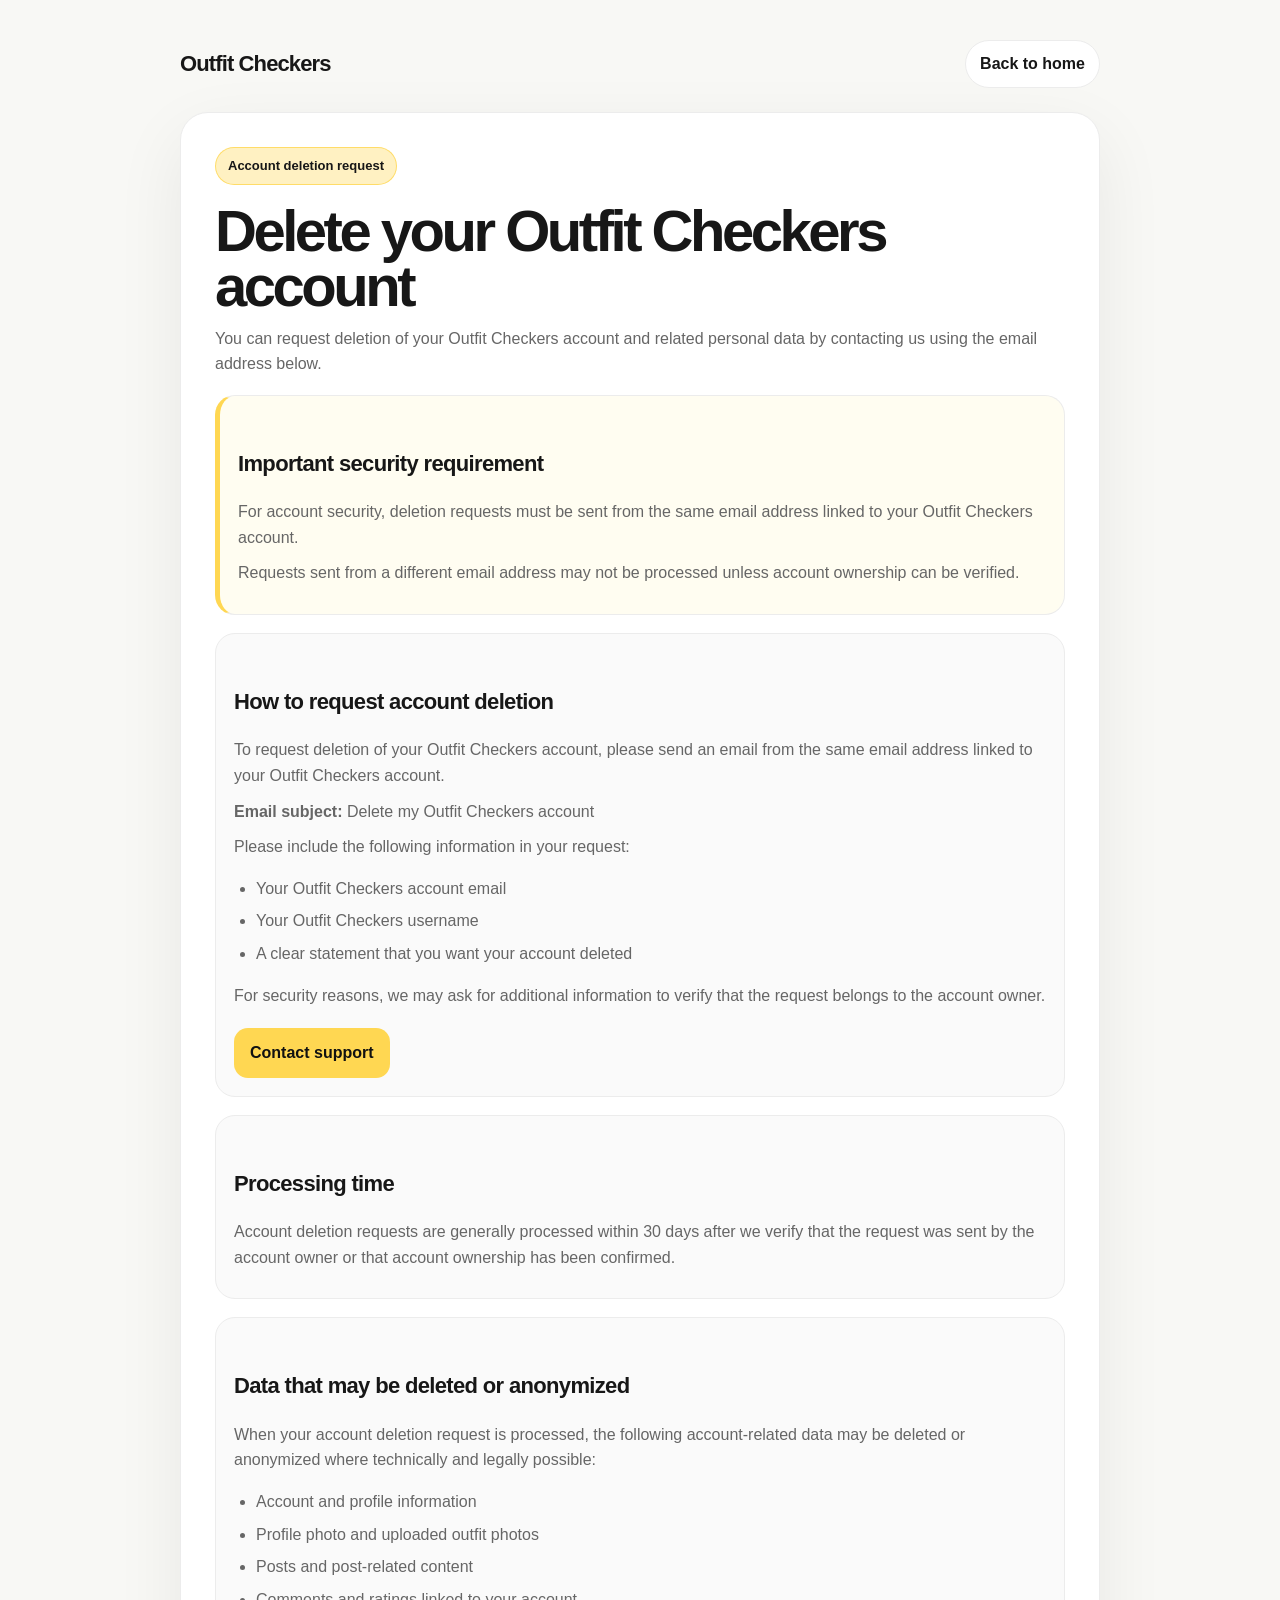
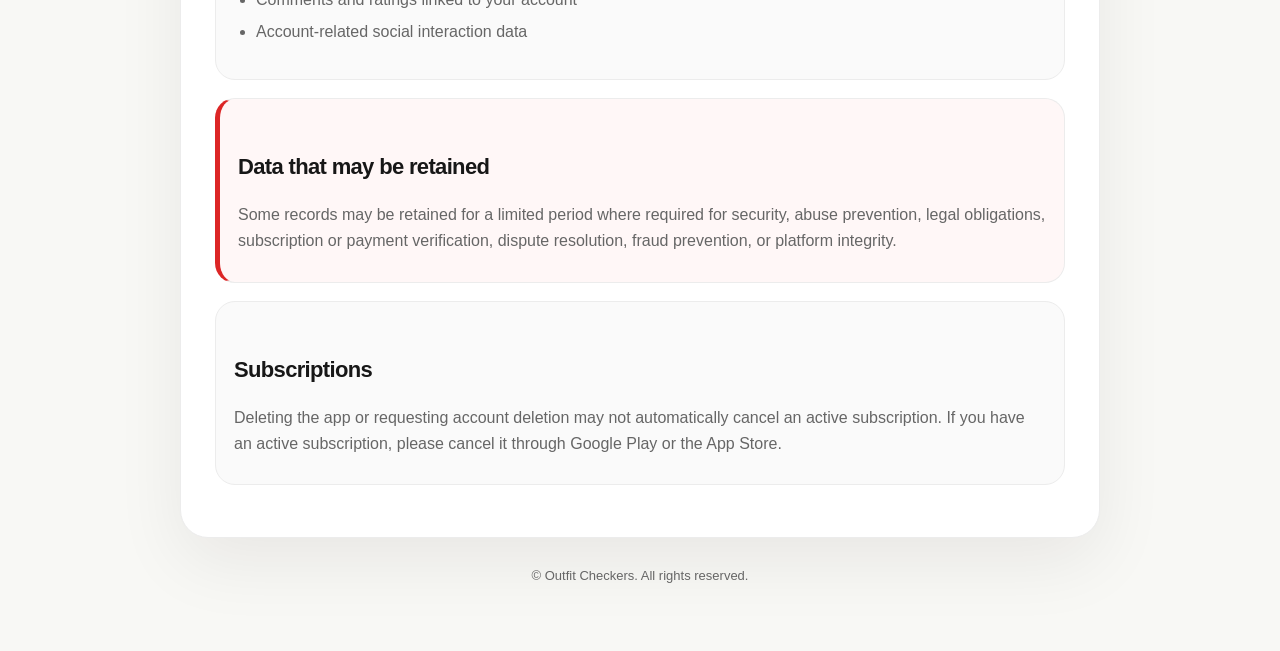
<file: delete-account.html>
<!DOCTYPE html>
<html lang="en">
<head>
  <meta charset="UTF-8" />
  <meta name="viewport" content="width=device-width, initial-scale=1.0" />
  <title>Delete Account - Outfit Checkers</title>
  <meta name="description" content="Outfit Checkers account deletion request page." />

  <style>
    :root {
      --bg: #f8f8f5;
      --card: #ffffff;
      --text: #171717;
      --muted: #666666;
      --line: #ececec;
      --primary: #ffd752;
      --danger: #dc2626;
    }

    * {
      box-sizing: border-box;
    }

    body {
      margin: 0;
      font-family: Inter, Arial, sans-serif;
      background: var(--bg);
      color: var(--text);
      line-height: 1.6;
    }

    .wrap {
      width: min(920px, calc(100% - 32px));
      margin: 0 auto;
      padding: 40px 0 64px;
    }

    .top {
      display: flex;
      justify-content: space-between;
      align-items: center;
      gap: 16px;
      margin-bottom: 24px;
    }

    .brand {
      font-weight: 900;
      letter-spacing: -0.04em;
      font-size: 22px;
    }

    .back {
      color: var(--text);
      text-decoration: none;
      font-weight: 700;
      background: #fff;
      border: 1px solid var(--line);
      padding: 10px 14px;
      border-radius: 999px;
    }

    .hero {
      background: var(--card);
      border: 1px solid var(--line);
      border-radius: 28px;
      padding: 34px;
      box-shadow: 0 24px 70px rgba(24, 20, 15, 0.07);
    }

    .pill {
      display: inline-flex;
      align-items: center;
      gap: 8px;
      background: rgba(255, 215, 82, 0.35);
      border: 1px solid rgba(255, 215, 82, 0.8);
      padding: 8px 12px;
      border-radius: 999px;
      font-size: 13px;
      font-weight: 800;
      margin-bottom: 18px;
    }

    h1 {
      margin: 0 0 12px;
      font-size: clamp(34px, 6vw, 58px);
      line-height: 0.95;
      letter-spacing: -0.06em;
    }

    h2 {
      margin-top: 32px;
      font-size: 22px;
      letter-spacing: -0.03em;
    }

    p {
      color: var(--muted);
      margin: 10px 0;
    }

    ul {
      color: var(--muted);
      padding-left: 22px;
    }

    li {
      margin: 7px 0;
    }

    .box {
      background: #fafafa;
      border: 1px solid var(--line);
      border-radius: 20px;
      padding: 18px;
      margin: 18px 0;
    }

    .email {
      display: inline-block;
      color: #111;
      background: var(--primary);
      text-decoration: none;
      font-weight: 900;
      padding: 12px 16px;
      border-radius: 14px;
      margin-top: 10px;
    }

    .warning {
      border-left: 5px solid var(--danger);
      background: #fff7f7;
    }

    .security {
      border-left: 5px solid var(--primary);
      background: #fffdf1;
    }

    footer {
      margin-top: 28px;
      color: var(--muted);
      font-size: 13px;
      text-align: center;
    }
  </style>
</head>

<body>
  <main class="wrap">
    <div class="top">
      <div class="brand">Outfit Checkers</div>
      <a class="back" href="index.html">Back to home</a>
    </div>

    <section class="hero">
      <div class="pill">Account deletion request</div>

      <h1>Delete your Outfit Checkers account</h1>

      <p>
        You can request deletion of your Outfit Checkers account and related personal data by contacting us using the email address below.
      </p>

      <div class="box security">
        <h2>Important security requirement</h2>
        <p>
          For account security, deletion requests must be sent from the same email address linked to your Outfit Checkers account.
        </p>
        <p>
          Requests sent from a different email address may not be processed unless account ownership can be verified.
        </p>
      </div>

      <div class="box">
        <h2>How to request account deletion</h2>
        <p>
          To request deletion of your Outfit Checkers account, please send an email from the same email address linked to your Outfit Checkers account.
        </p>

        <p><strong>Email subject:</strong> Delete my Outfit Checkers account</p>

        <p>Please include the following information in your request:</p>
        <ul>
          <li>Your Outfit Checkers account email</li>
          <li>Your Outfit Checkers username</li>
          <li>A clear statement that you want your account deleted</li>
        </ul>

        <p>
          For security reasons, we may ask for additional information to verify that the request belongs to the account owner.
        </p>

        <a class="email" href="mailto:outfitcheckers102@gmail.com?subject=Delete%20my%20Outfit%20Checkers%20account">
          Contact support
        </a>
      </div>

      <div class="box">
        <h2>Processing time</h2>
        <p>
          Account deletion requests are generally processed within 30 days after we verify that the request was sent by the account owner or that account ownership has been confirmed.
        </p>
      </div>

      <div class="box">
        <h2>Data that may be deleted or anonymized</h2>
        <p>
          When your account deletion request is processed, the following account-related data may be deleted or anonymized where technically and legally possible:
        </p>
        <ul>
          <li>Account and profile information</li>
          <li>Profile photo and uploaded outfit photos</li>
          <li>Posts and post-related content</li>
          <li>Comments and ratings linked to your account</li>
          <li>Account-related social interaction data</li>
        </ul>
      </div>

      <div class="box warning">
        <h2>Data that may be retained</h2>
        <p>
          Some records may be retained for a limited period where required for security, abuse prevention, legal obligations, subscription or payment verification, dispute resolution, fraud prevention, or platform integrity.
        </p>
      </div>

      <div class="box">
        <h2>Subscriptions</h2>
        <p>
          Deleting the app or requesting account deletion may not automatically cancel an active subscription.
          If you have an active subscription, please cancel it through Google Play or the App Store.
        </p>
      </div>
    </section>

    <footer>
      © Outfit Checkers. All rights reserved.
    </footer>
  </main>
</body>
</html>
</file>
